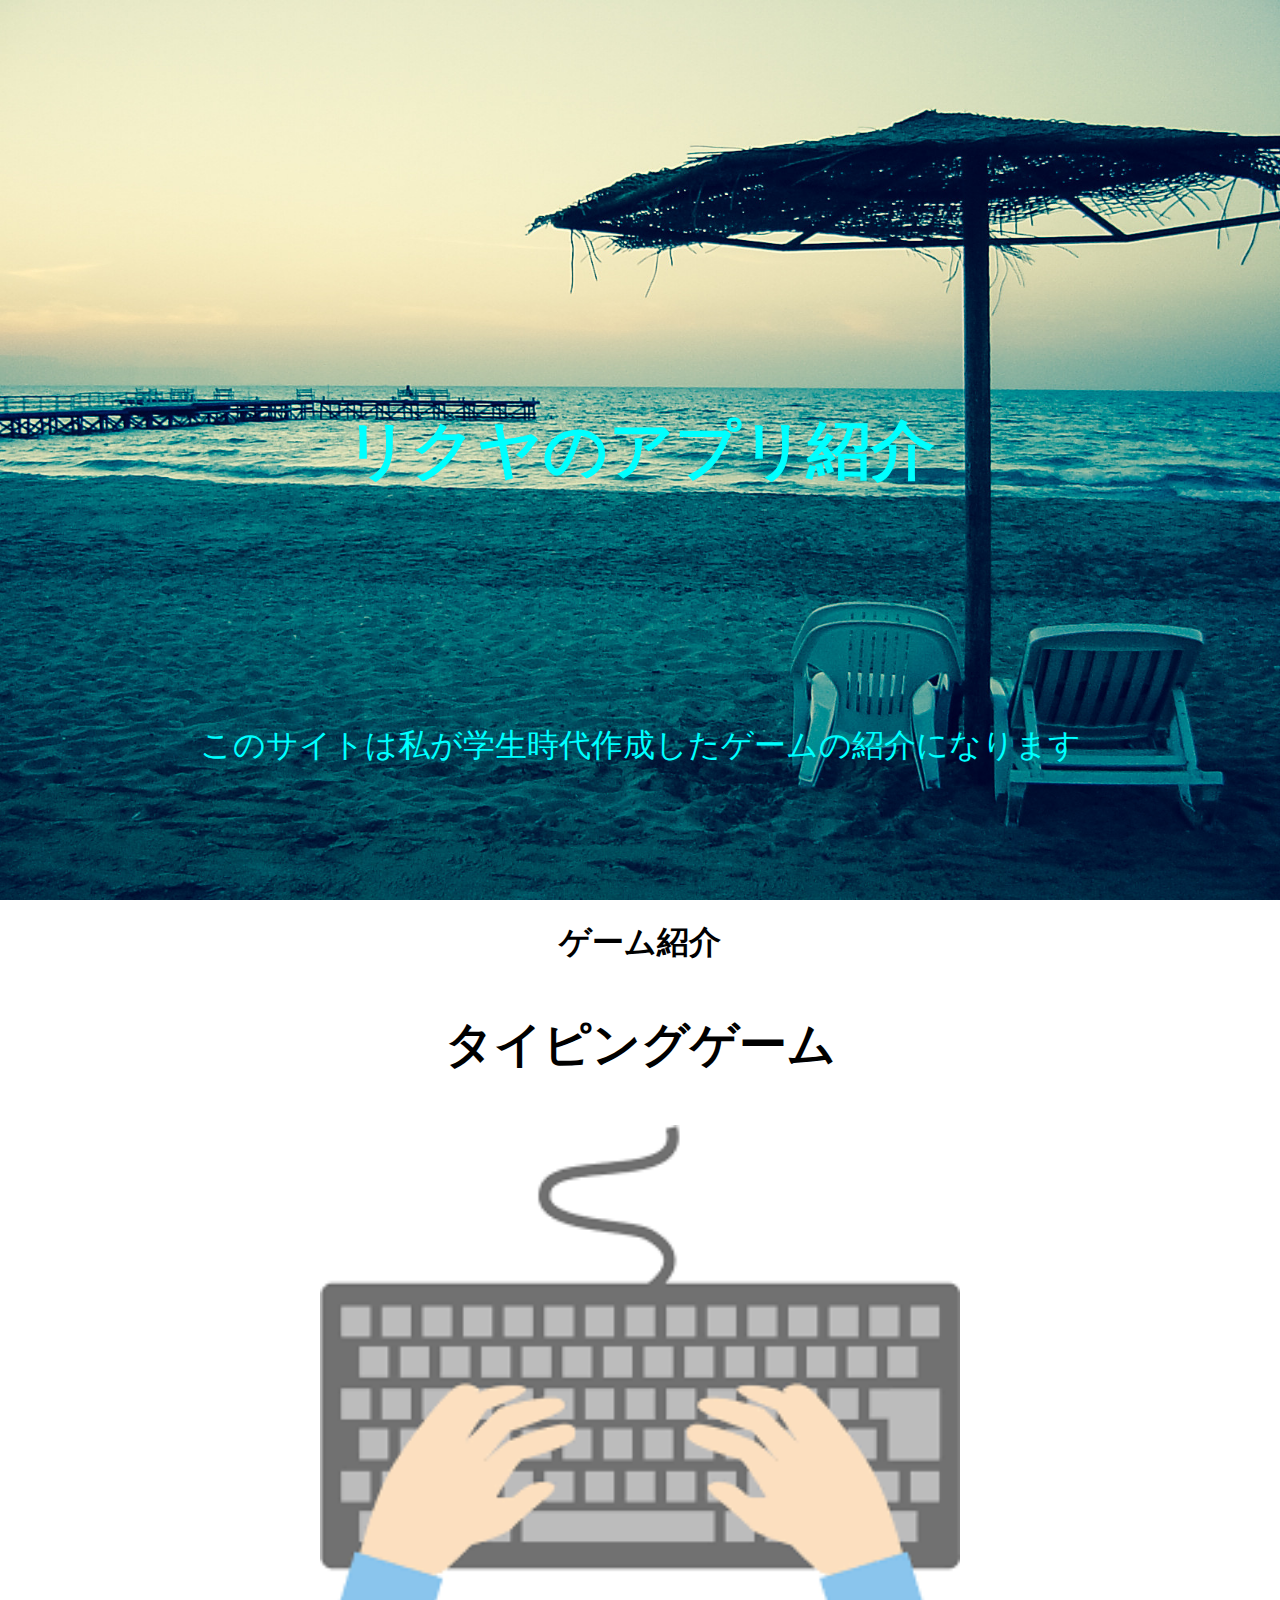
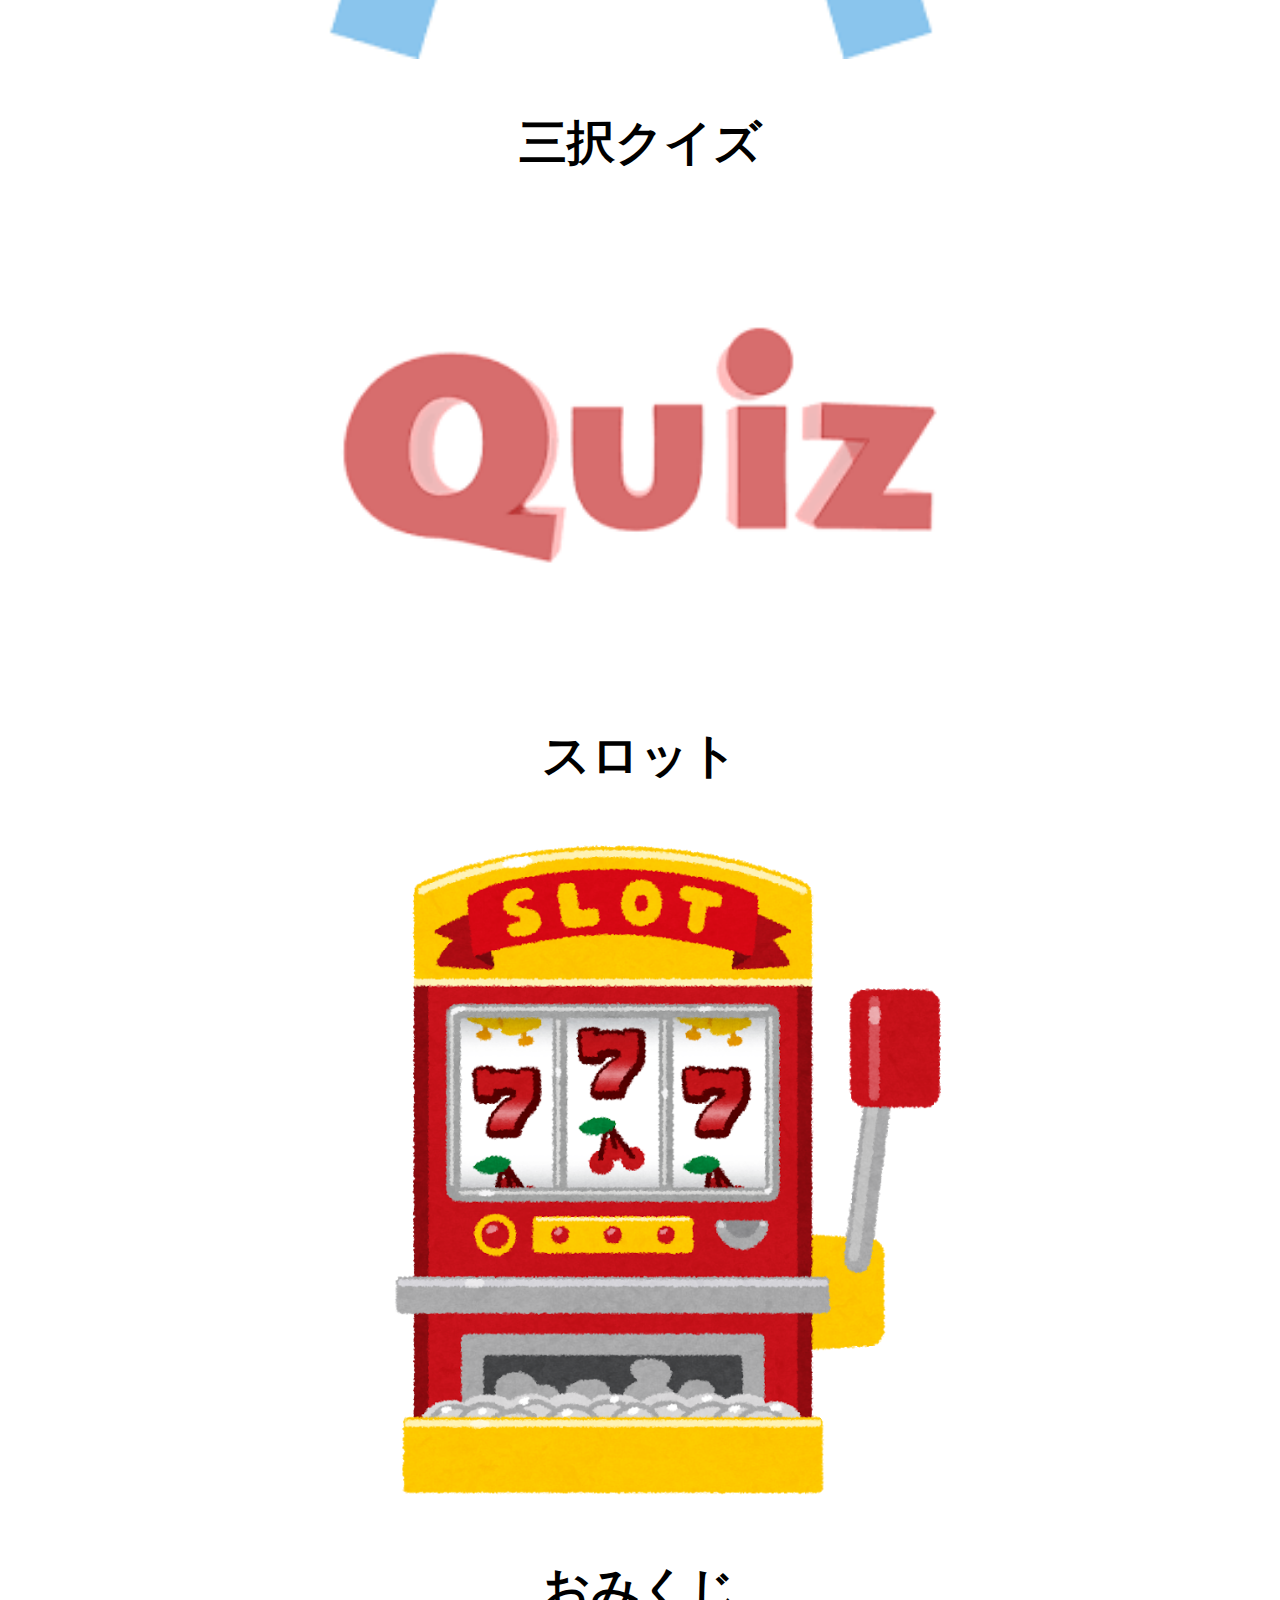
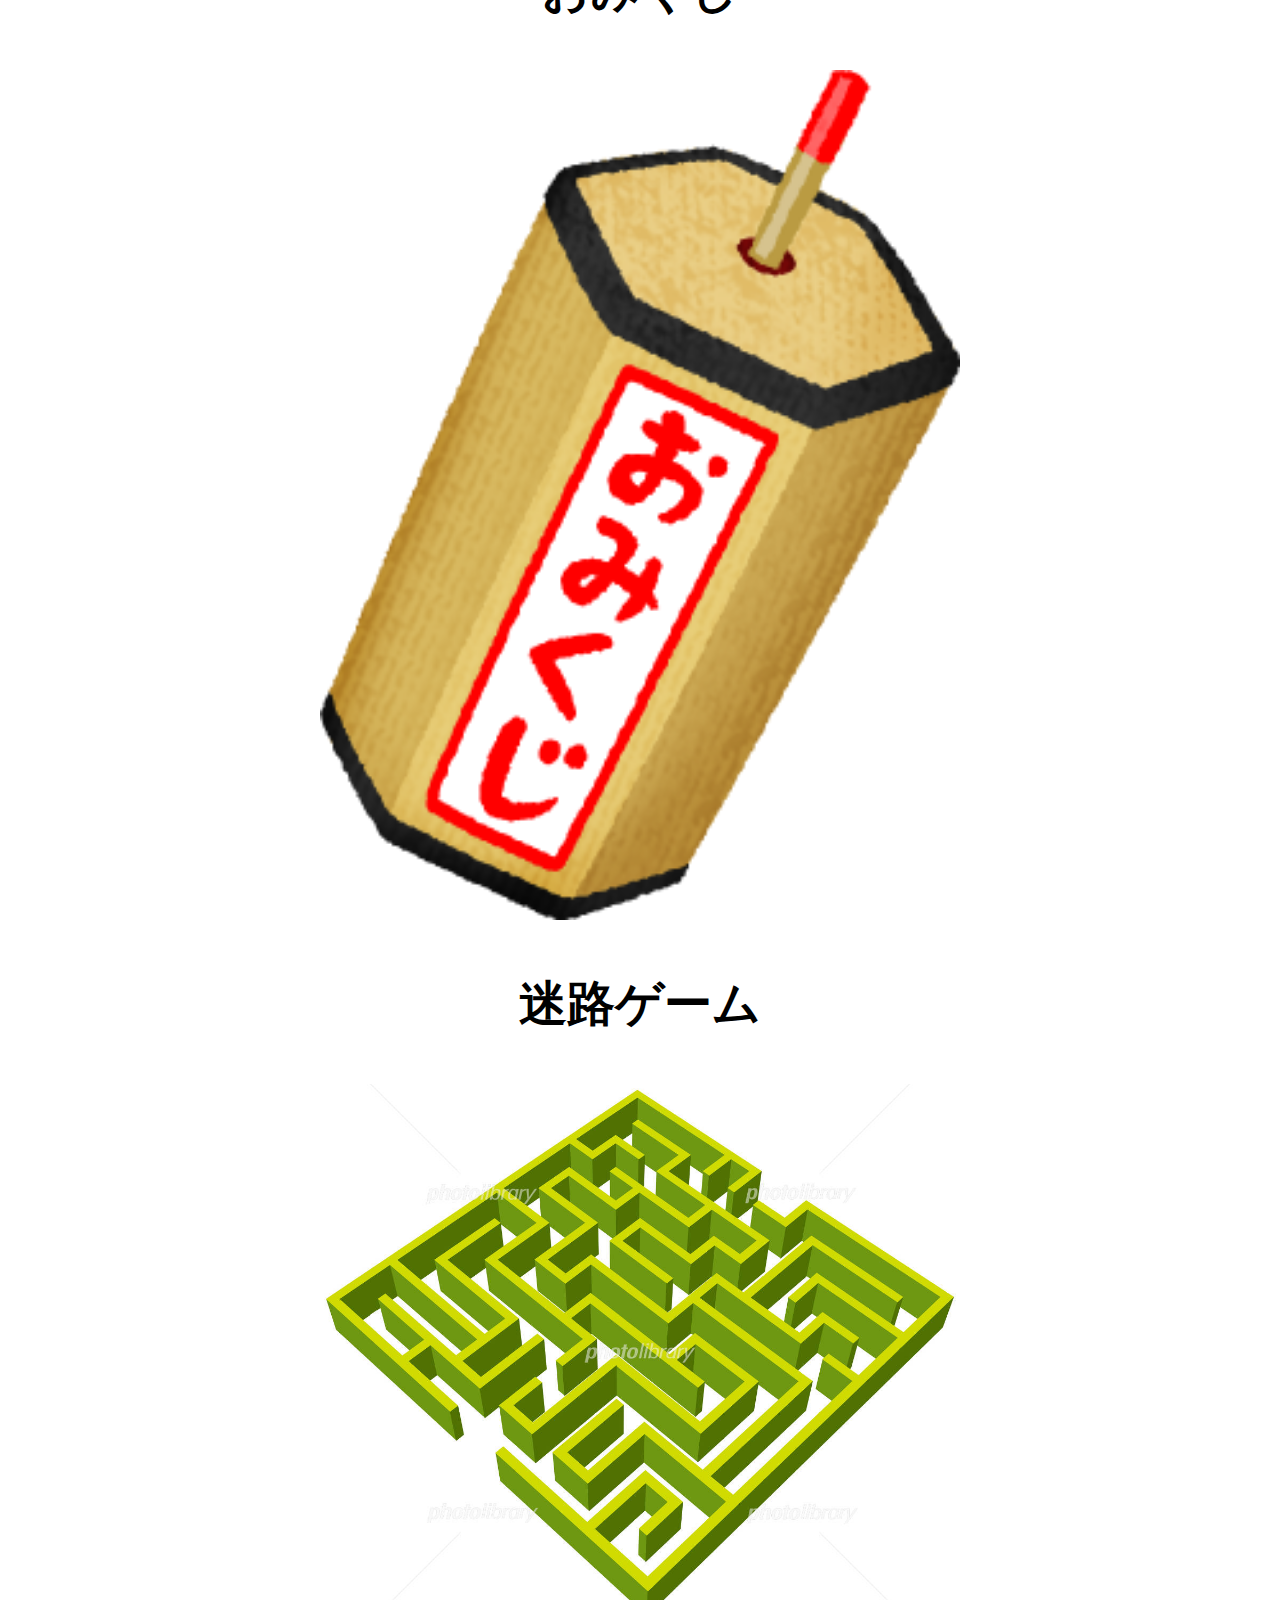
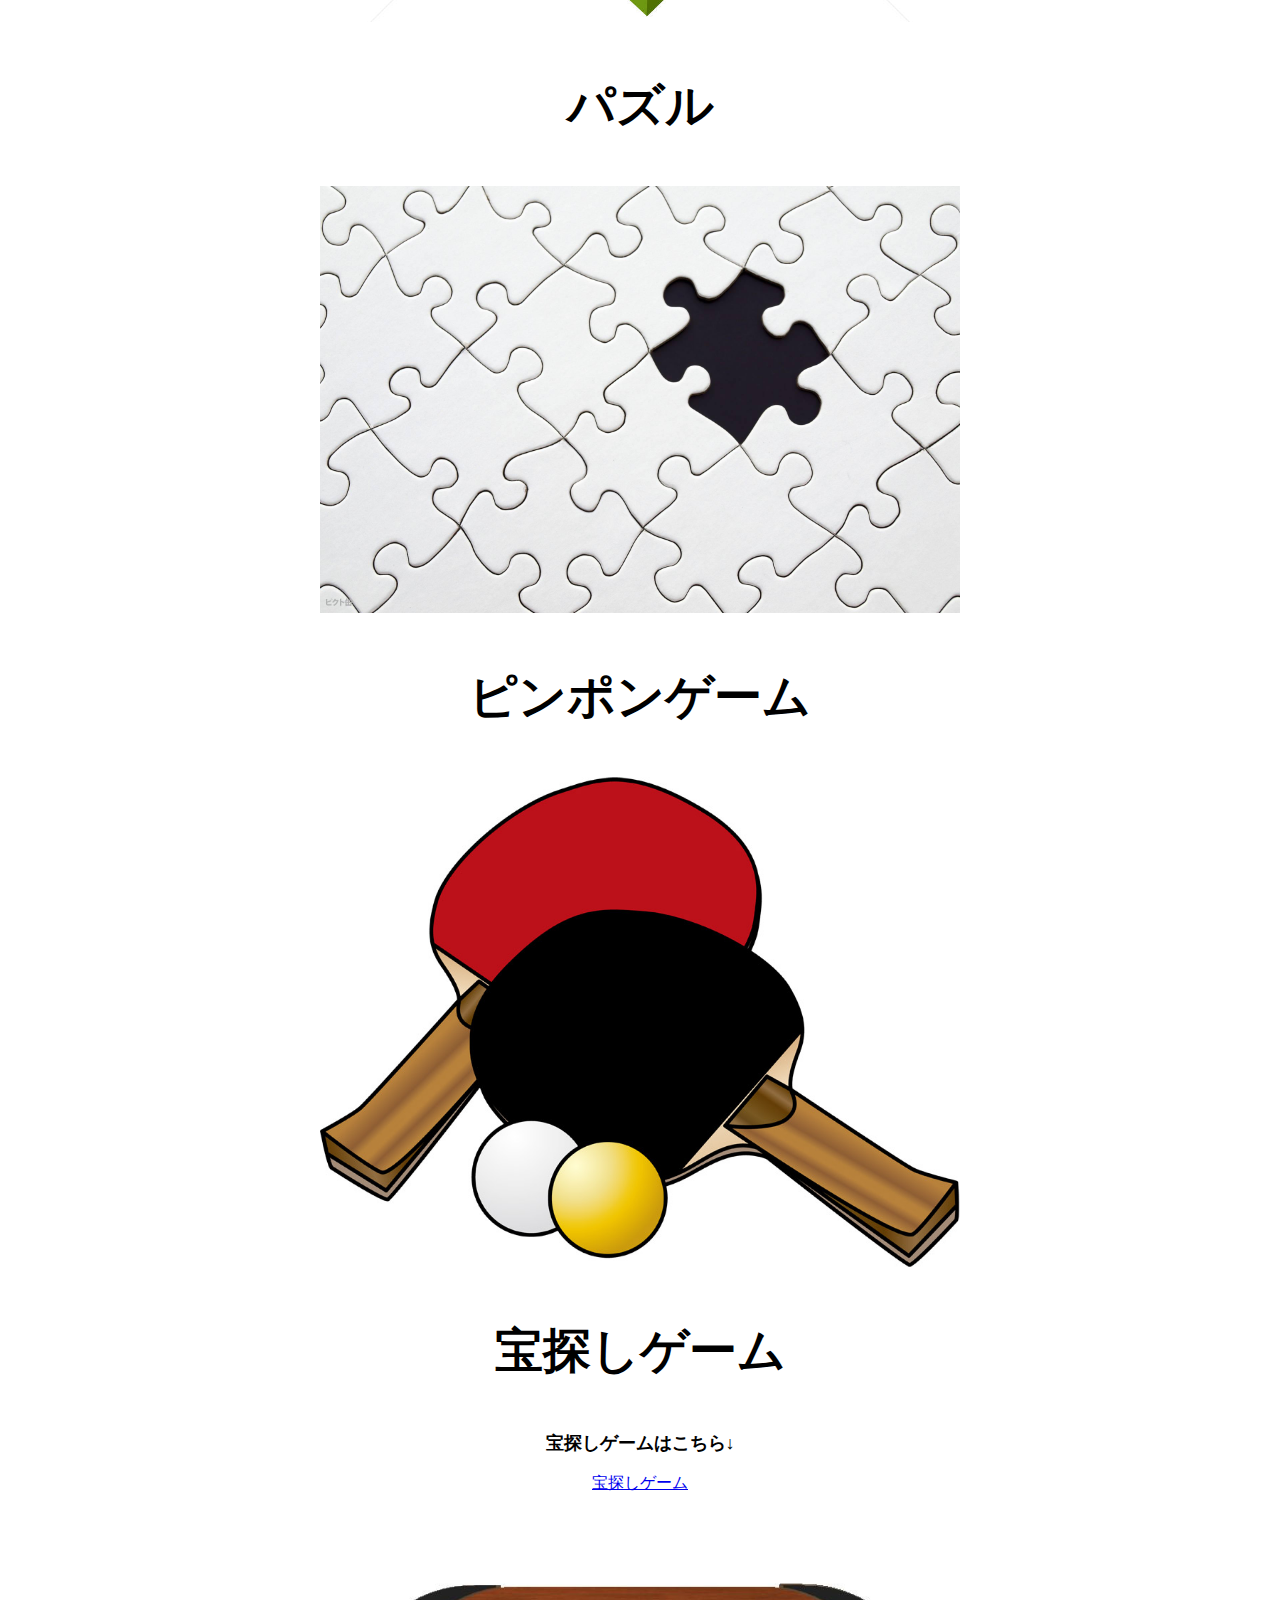
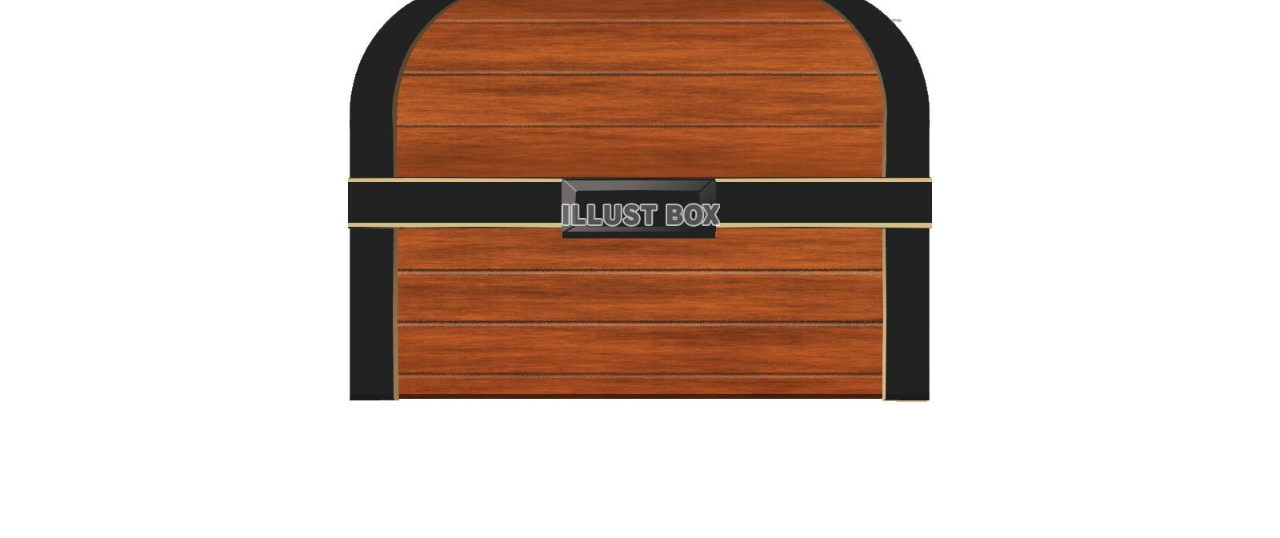
<file: index.html>
<!DOCTYPE html>
<html lang="ja">
    <head>
      <meta charset="utf-8">
      <meta name="viewport" content="width=device-width, initial-scale=1">
      <title>リクヤの作成したゲーム紹介</title>
      <link rel="stylesheet" href="css/styles.css">
    </head>

    <body>
        <header>
            <section class="container"></section>
            <h1>リクヤのアプリ紹介</h1>
            <p>このサイトは私が学生時代作成したゲームの紹介になります</p>
            <img src="img/00003823.jpeg"  alt="ビーチの画像です">
            </section>
        </header>


        <main>
          <h1>ゲーム紹介</h1>

             <section class="features">

                <div class="features1">
                   <p>タイピングゲーム</p>
                   <img src="img/images.png" alt="タイピングの画像です">
                </div>
                
                <div class="features2">
                    <p>三択クイズ</p>
                    <img src="img/Unknown.png" alt="クイズのイラスト">
                </div>
                
                <div class="features3">
                    <p>スロット</p>
                    <img src="img/money_slot_machine.png" alt="">
                </div>
                
                <div class="features4">
                    <p>おみくじ</p>
                    <img src="img/omikuji.png" alt="">
                </div>
                
                <div class="features5">
                    <p>迷路ゲーム</p>
                    <img src="img/450-20101006210736114426.jpg" alt="">
                </div>
                
                <div class="features6">
                    <p>パズル</p>
                    <img src="img/3118066432-puzzle-693865_1920-4xxx-1920x1280-MM-100.jpg" alt="">
                </div>
                
                <div class="features7">
                    <p>ピンポンゲーム</p>
                    <img src="img/publicdomainq-0011644esu.jpg" alt="">
                </div>

                <div class="features8">
                    <p>宝探しゲーム</p>
                    <div class="tresure8">
                        <p>宝探しゲームはこちら↓</p>
                        <a href="tresure.html">宝探しゲーム</a>
                    </div>
                    <img src="img/watermark.jpg" alt="">
                </div>
                
            </section> 
                
          </main>


        <footer>


        </footer>

    </body>


</html>
</file>
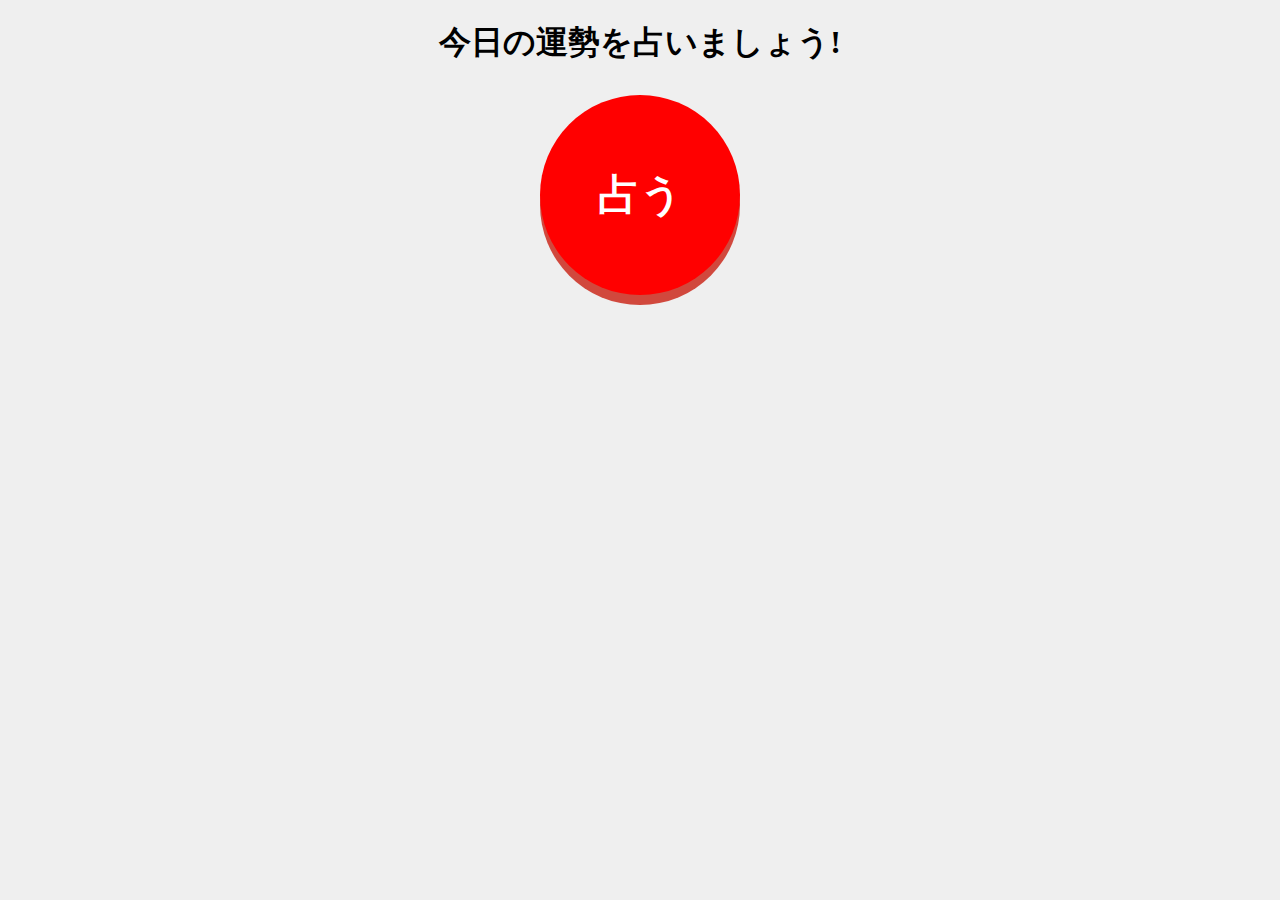
<file: omikuji.html>
<!DOCTYPE html>
<html>
    <head lang="ja">
    <meta charset="utf-8">
    <title>今日の運勢みくじ</title>
    <style>
        body{
            background:#efefef ;
            text-align: center;
        }
       #btn{
          width: 200px;
          height: 200px;
          border-radius: 50%;
          border-color: black;
          background: red;
          font-size: 42px;
          font-weight: bold;
          line-height: 200px;
          color: white;
          cursor: pointer;
          margin: 30px auto;
          box-shadow: 0 10px 0  #d1483d;
          user-select: none;
          
       }
       /* カーソルを当てた時の透明度 */
       #btn:hover{
           opacity: 0.8;
       }

       /* クリックされた時の処理 */
       #btn:active{
        box-shadow: 0 5px 0 #d1483d;
        margin-top: 35px;
       }

    </style>
    </head>

    <body>
        <h1>今日の運勢を占いましょう!</h1>
       <div id='btn'>占う</div>
        <script>
          // 厳密なチェックをしてくれます
          'use select';

          const btn=document.getElementById('btn');
          // クリックされた際の処理
          btn.addEventListener('click',()=>{
              const omikuji=['大吉','中吉','小吉','凶'];
              btn.textContent=omikuji[Math.floor(Math.random()*omikuji.length)];
          });
        </script>
    </body>
</html>
</file>
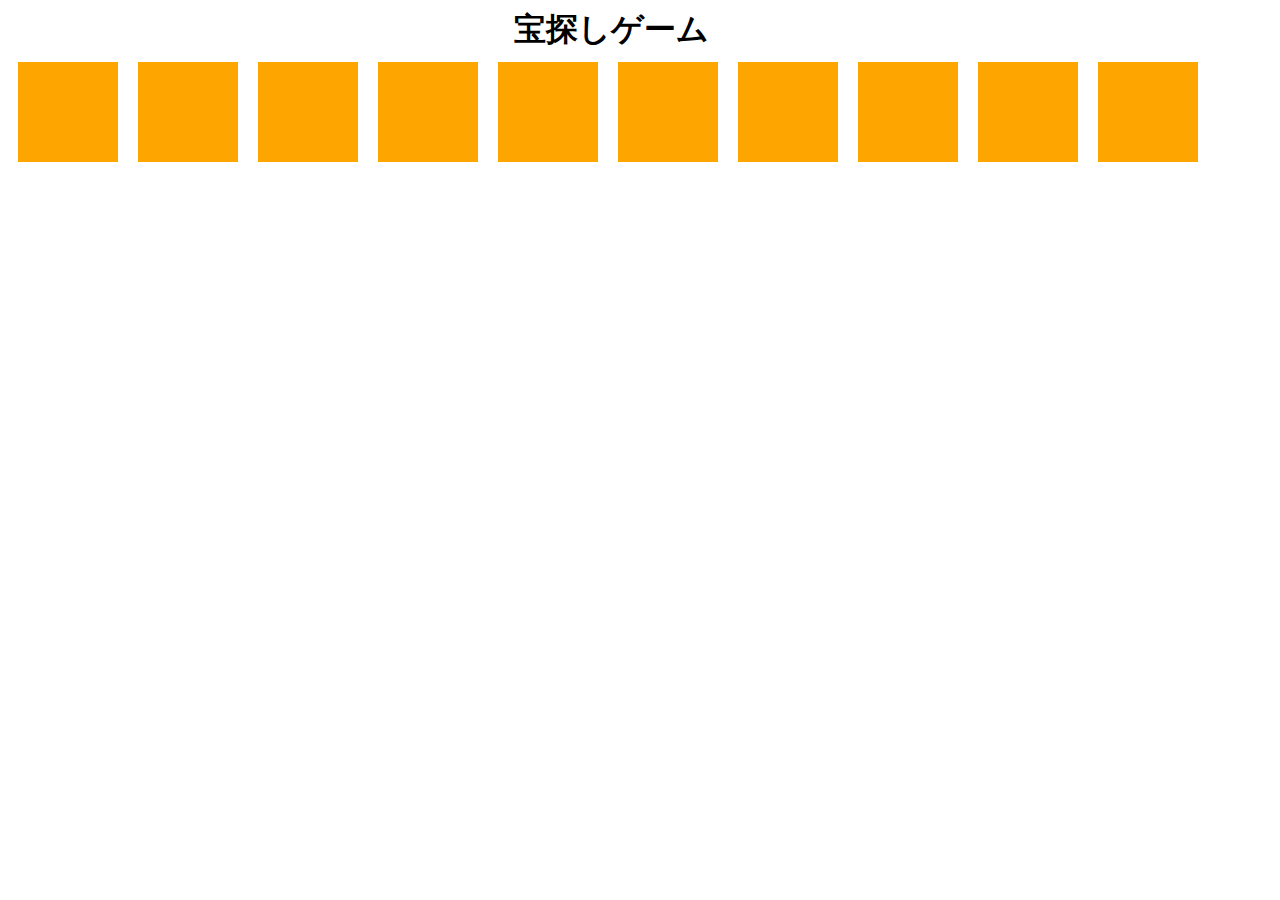
<file: tresure.html>
<!DOCTYPE html>
<html lang="ja">
    <head>
        <meta charset="utf-8">
        <title>宝探しゲーム</title>
        <style>
            body{
                /* 横並び */
                display: flex;
                /* 折り返しができるようにする */
                flex-wrap: wrap;
            }
            h1{
                text-align:center;
                margin: 0 40%;
                
            }
            .box{
                width: 100px;
                height: 100px;
                background: orange;
                margin: 10px;
                cursor: pointer;
                text-align: center;
                line-height: 100px;
            }

            .OK{
                border-radius: 50%;
                background: pink;

            }

            .BAD{
                background: black;
                color: white;

            }




        </style>
    </head>

    <body>
        <h1>宝探しゲーム</h1>
        <script>
            // 厳密なチェックをしてもらいます
            'user strict';

            const num=10;
            const winner=Math.floor(Math.random()*num);

            for(let i=0;i<num;i++){
                // i個箱を作っていきます
                // まずはdivの生成から
                const div=document.createElement('div');
                // divのなかにboxを作成
                div.classList.add('box');
                // divを押した時のコード
                div.addEventListener('click',()=>{
                    if(i===winner){
                        div.textContent='OK!!';
                        div.classList.add('OK');
                        
                    }else{
                        div.textContent='BAD..';
                        div.classList.add('BAD');
                    }
                });
                //ブラウザに表示するためにdivをbodyの子要素として追加処理
              document.body.appendChild(div);
            }


        </script>
        
  
    </body>

</html>
</file>
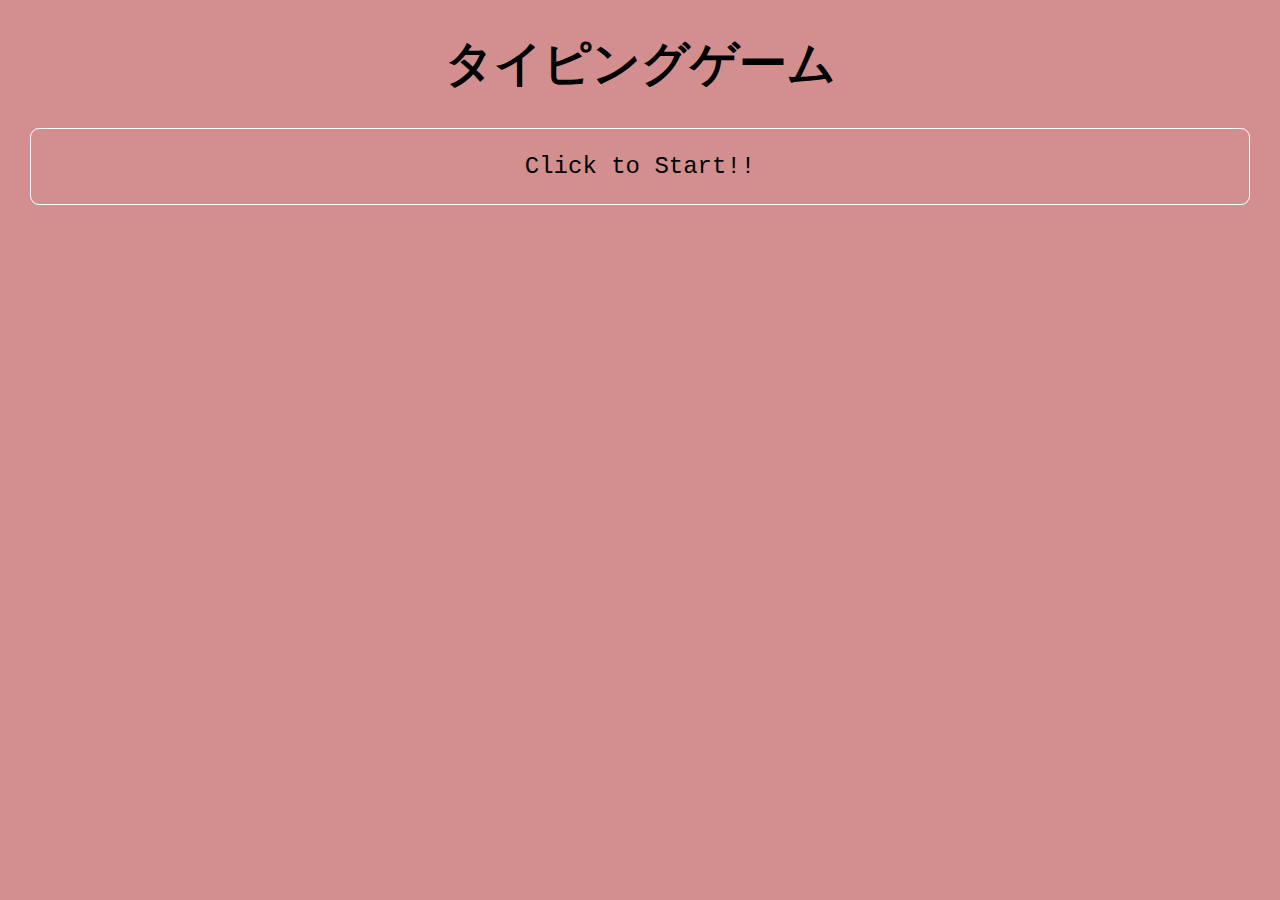
<file: typing.html>
<!DOCTYPE html>
<html lang="ja">
    <head>
      <meta charset="utf-8">
      <title>タイピングゲーム</title>
      <style>
         body{
             background: rgb(211, 143, 143);
             text-align: center;
             margin: 30px auto;
             font-family: 'Courier New', monospace;
         }
         h1{
             font-weight: bold;
             font-size: 48px;
         }
         p{
             font-size: 24px;
         }
         .container{
             border: 1px solid white;
             border-radius: 9px;
             margin: 0 30px;
         }
      </style>
    </head>
    <body>
        <h1>タイピングゲーム</h1>
        <div class="container">
            <p id="start">Click to Start!!</p>
            <p id="timer"></p>
        </div>

        <script>
          'use strict';

          const start=document.getElementById('start');
          


        </script>
    </body>
</html>
</file>
<file: css/styles.css>
body{
    margin: 0;
}

/* ------------------------------------------ */
header{
    text-align: center;
    color: aqua;
    font-size: medium;
    font-weight: lighter;
    font-family: Impact, Haettenschweiler, 'Arial Narrow Bold', sans-serif;
    font-size: 32px;
    height: 900px;
}

.container{
    position: relative;
}

header img{
    width: 100%;
    height: 100%;
    margin: 0;
}

header h1{
  margin: 0;
  /* 画像の中に文字を入れる */
  position: absolute;
  /* これで文字の大きさを固定 */
    width: 100%;
    left: 0; 
    top: calc(50% - 25px); 
    line-height: 50px;
 
}

header p{
   margin: 0;
   /* 画像の中に文字を入れる */
   position: absolute;
    width: 100%;
    left: 0; 
    top: calc(100% - 20%); 
    line-height: 50px;
}

/* ----------------------------------------- */

main{
    text-align:center;
    margin: 0;
}

main h1{
    margin-bottom: 15px;
}

.features img{
    width:50%;
    height: 50%;
}

.features p{
    font-size: 48px;
    font-weight: bolder;
}

.tresure8 p{
  font-size: 18px;
}
</file>
